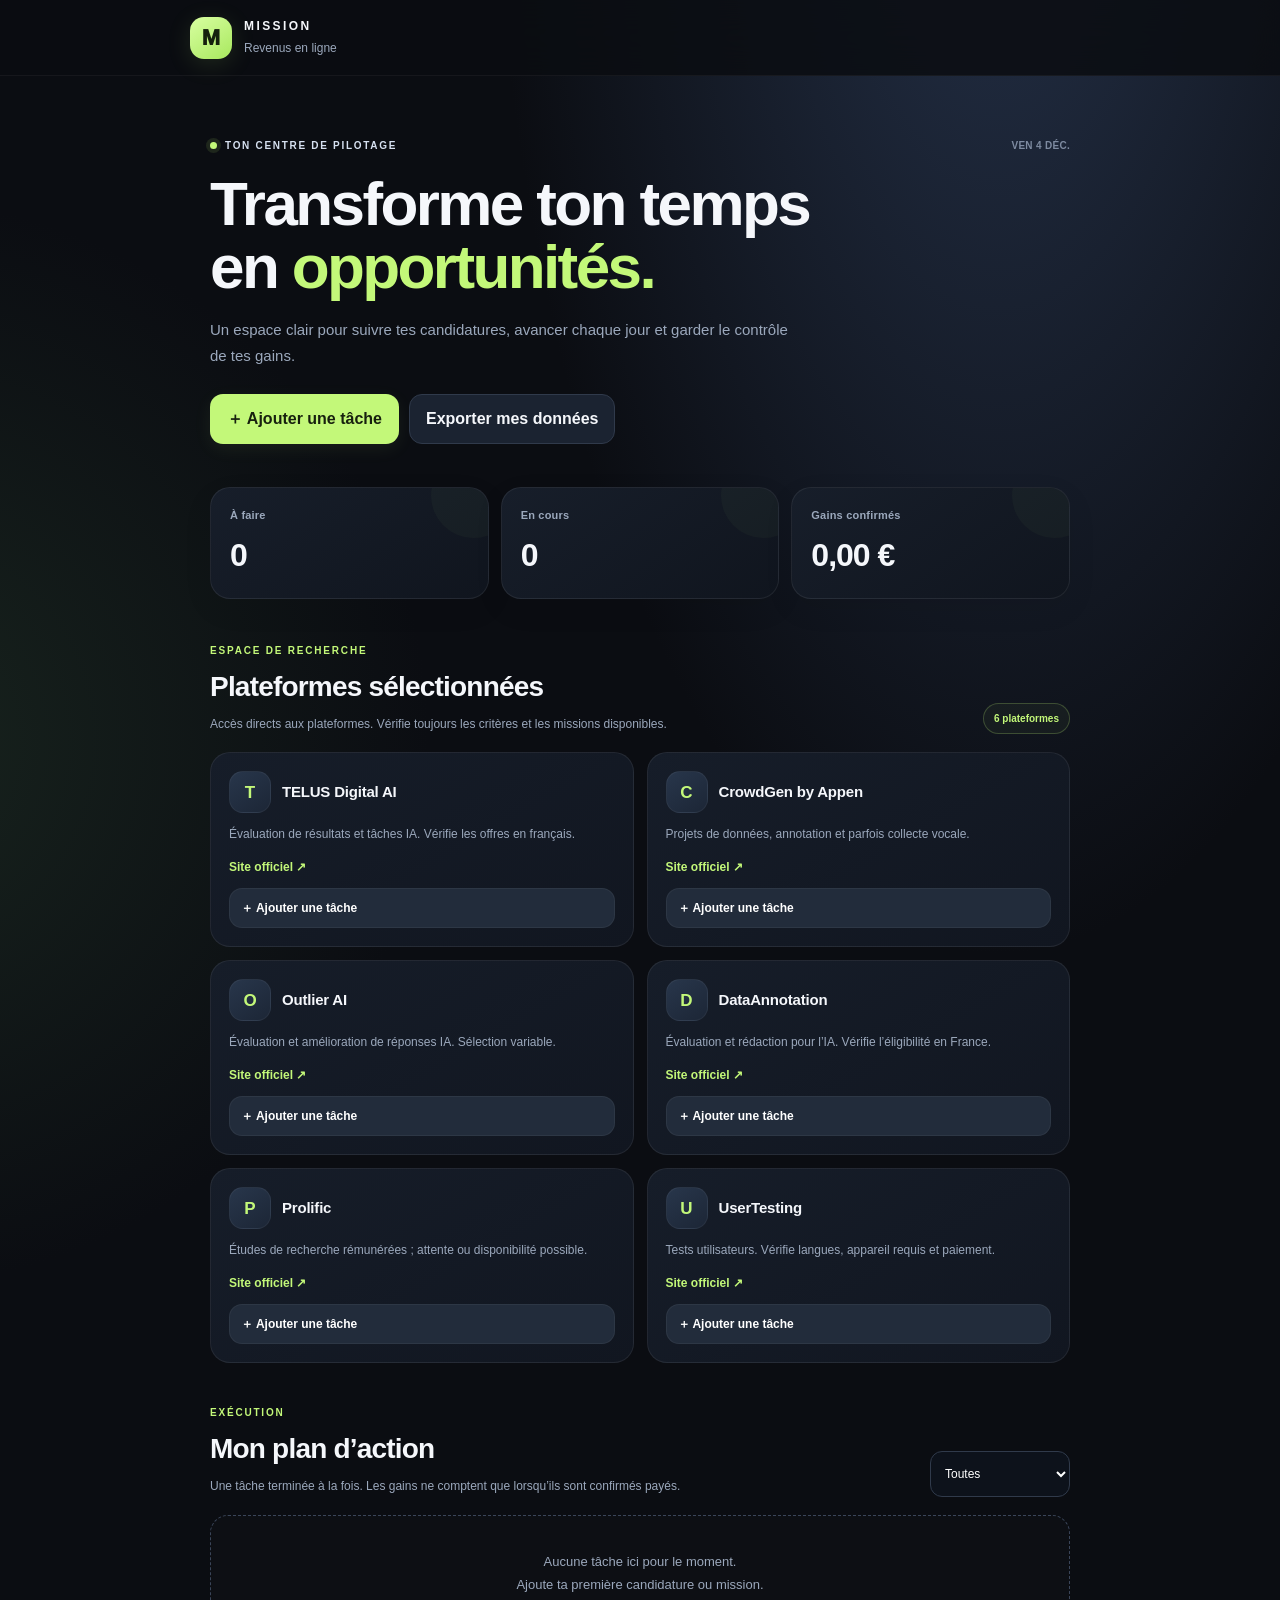
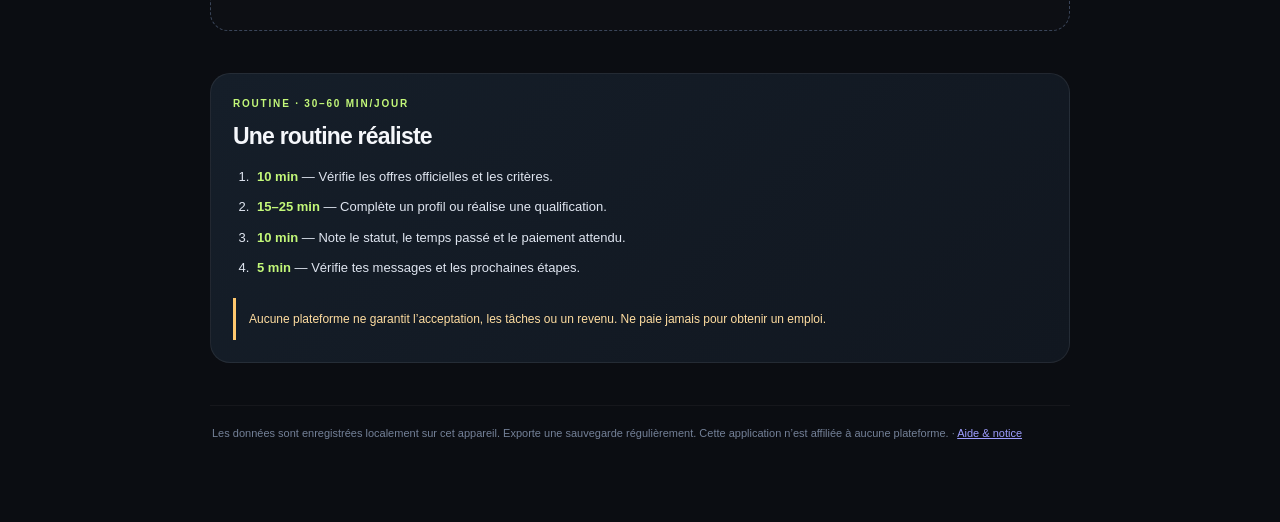
<file: index.html>
<!doctype html><html lang="fr"><head><meta charset="utf-8"><meta name="viewport" content="width=device-width,initial-scale=1,viewport-fit=cover"><meta name="theme-color" content="#0b0d12"><meta name="apple-mobile-web-app-capable" content="yes"><meta name="apple-mobile-web-app-status-bar-style" content="black-translucent"><link rel="manifest" href="manifest.json"><link rel="icon" href="icon.svg"><title>Mission — Revenus en ligne</title><link rel="stylesheet" href="style.css"></head><body><header class="top"><div class="brand"><div class="logo">M</div><div><strong>MISSION</strong><small>Revenus en ligne</small></div></div><button id="installBtn" class="quiet hidden">Installer</button></header><main><section class="hero"><div class="hero-kicker"><span class="live-dot"></span> TON CENTRE DE PILOTAGE <span class="hero-date" id="todayLabel"></span></div><h1>Transforme ton temps<br>en <span>opportunités.</span></h1><p class="muted">Un espace clair pour suivre tes candidatures, avancer chaque jour et garder le contrôle de tes gains.</p><div class="hero-actions"><button id="addTaskBtn" class="primary">＋ Ajouter une tâche</button><button id="exportBtn" class="secondary">Exporter mes données</button></div></section><section class="stats"><div class="stat"><span>À faire</span><b id="todoCount">0</b></div><div class="stat"><span>En cours</span><b id="doingCount">0</b></div><div class="stat"><span>Gains confirmés</span><b id="earned">0,00 €</b></div></section><section class="section"><div class="section-head"><div><p class="eyebrow">ESPACE DE RECHERCHE</p><h2>Plateformes sélectionnées</h2><p class="section-sub">Accès directs aux plateformes. Vérifie toujours les critères et les missions disponibles.</p></div><span class="pill">6 plateformes</span></div><div id="platforms" class="platforms"></div></section><section class="section"><div class="section-head"><div><p class="eyebrow">EXÉCUTION</p><h2>Mon plan d’action</h2><p class="section-sub">Une tâche terminée à la fois. Les gains ne comptent que lorsqu’ils sont confirmés payés.</p></div><select id="filter"><option value="all">Toutes</option><option value="todo">À faire</option><option value="doing">En cours</option><option value="done">Terminées</option></select></div><div id="tasks" class="tasks"></div></section><section class="section tips"><p class="eyebrow">ROUTINE · 30–60 MIN/JOUR</p><h2>Une routine réaliste</h2><ol><li><b>10 min</b> — Vérifie les offres officielles et les critères.</li><li><b>15–25 min</b> — Complète un profil ou réalise une qualification.</li><li><b>10 min</b> — Note le statut, le temps passé et le paiement attendu.</li><li><b>5 min</b> — Vérifie tes messages et les prochaines étapes.</li></ol><p class="warning">Aucune plateforme ne garantit l’acceptation, les tâches ou un revenu. Ne paie jamais pour obtenir un emploi.</p></section><footer>Les données sont enregistrées localement sur cet appareil. Exporte une sauvegarde régulièrement. Cette application n’est affiliée à aucune plateforme. · <a href="./aide.html">Aide &amp; notice</a></footer></main><dialog id="taskDialog"><form id="taskForm"><div class="dialog-head"><h2 id="dialogTitle">Nouvelle tâche</h2><button type="button" class="close" id="closeDialog">✕</button></div><label>Nom de la tâche<input id="taskTitle" required maxlength="100" placeholder="Ex. Terminer le test de qualification"></label><label>Plateforme<select id="taskPlatform"></select></label><label>Statut<select id="taskStatus"><option value="todo">À faire</option><option value="doing">En cours</option><option value="done">Terminée</option></select></label><div class="form-row"><label>Gain (€)<input id="taskAmount" type="number" min="0" step="0.01" value="0"></label><label>Temps prévu (min)<input id="taskMinutes" type="number" min="0" step="5" value="15"></label></div><label>Notes<input id="taskNotes" maxlength="500" placeholder="Conditions, date, prochaine étape…"></label><button class="primary full" type="submit">Enregistrer</button></form></dialog><script src="app.js"></script></body></html>
</file>
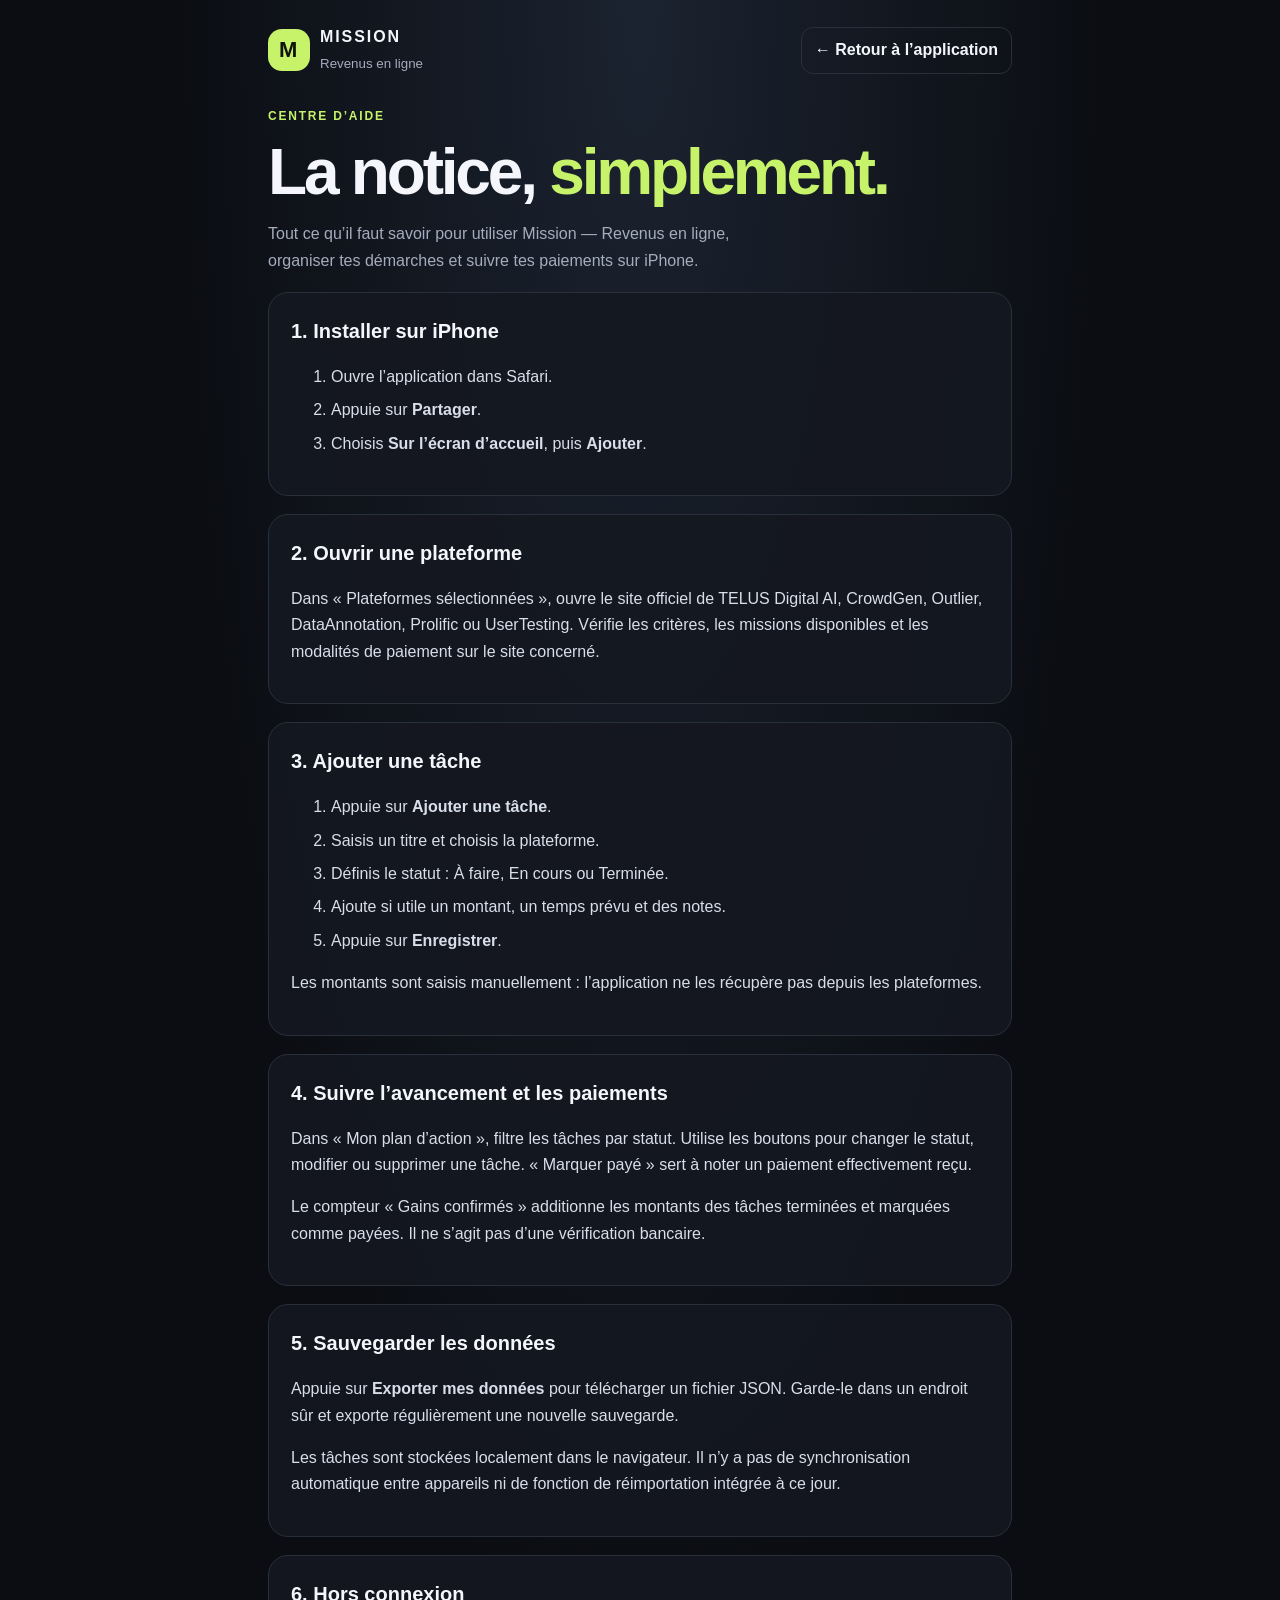
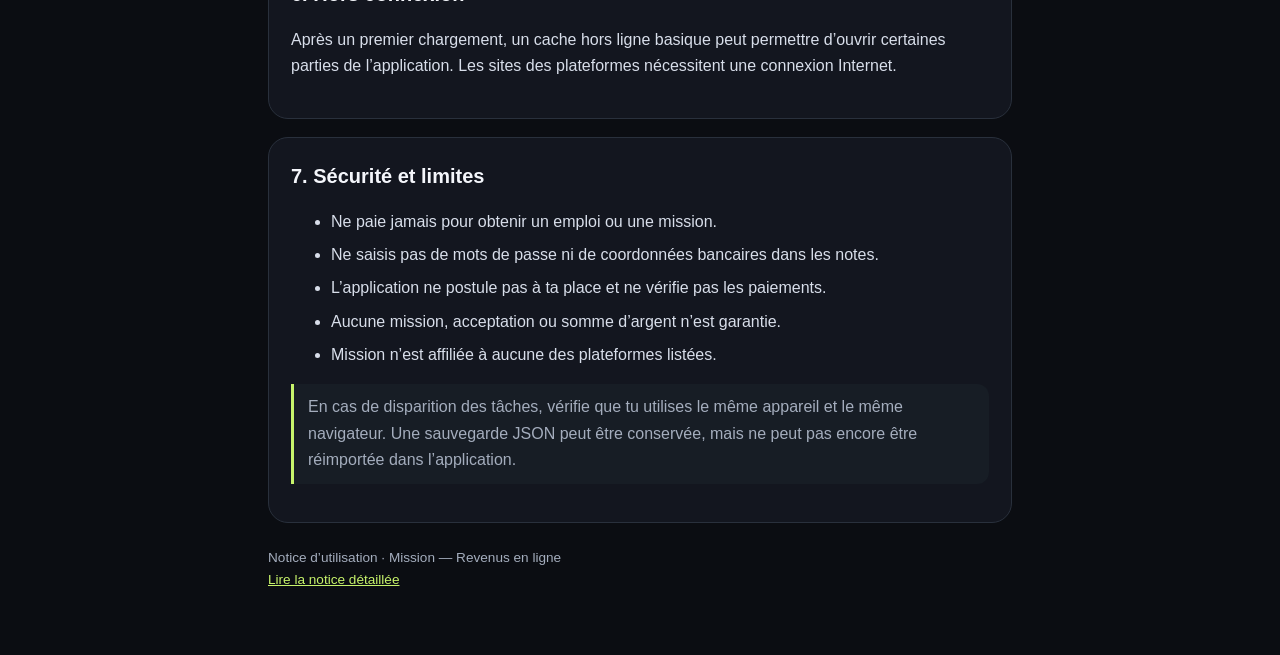
<file: aide.html>
<!doctype html>
<html lang="fr">
<head>
  <meta charset="utf-8">
  <meta name="viewport" content="width=device-width,initial-scale=1,viewport-fit=cover">
  <meta name="theme-color" content="#0b0d12">
  <title>Aide & notice — Mission</title>
  <style>
    :root{color-scheme:dark;--bg:#0b0d12;--panel:#141821;--text:#f4f6fb;--muted:#a4adbd;--accent:#c7f36b;--line:#29303c}
    *{box-sizing:border-box}body{margin:0;background:radial-gradient(ellipse at top,#1b2330 0,var(--bg) 52%);color:var(--text);font:16px/1.65 -apple-system,BlinkMacSystemFont,"Segoe UI",sans-serif}
    main{width:min(780px,100%);margin:auto;padding:24px 18px 64px}.top{display:flex;align-items:center;justify-content:space-between;gap:12px;margin-bottom:30px}.brand{display:flex;align-items:center;gap:10px;font-weight:800;letter-spacing:.12em}.logo{display:grid;place-items:center;width:42px;height:42px;border-radius:14px;background:var(--accent);color:#10140a;font-size:22px}.eyebrow{color:var(--accent);font-size:.75rem;font-weight:800;letter-spacing:.15em}h1{font-size:clamp(2.2rem,8vw,4rem);line-height:1.04;letter-spacing:-.05em;margin:12px 0}h1 span{color:var(--accent)}.intro{color:var(--muted);max-width:58ch}.card{margin-top:18px;padding:22px;border:1px solid var(--line);border-radius:20px;background:rgba(20,24,33,.9)}h2{font-size:1.25rem;margin:0 0 10px}p,li{color:#d8deea}li{margin:7px 0}a{color:var(--accent)}.back{display:inline-block;text-decoration:none;border:1px solid var(--line);padding:9px 13px;border-radius:12px;color:var(--text);font-weight:700}.note{border-left:3px solid var(--accent);padding:10px 14px;background:#171d25;border-radius:0 12px 12px 0;color:var(--muted)}footer{padding-top:24px;color:var(--muted);font-size:.85rem}
  </style>
</head>
<body><main>
  <header class="top"><div class="brand"><span class="logo">M</span><span>MISSION<br><small style="font-weight:500;letter-spacing:0;color:var(--muted)">Revenus en ligne</small></span></div><a class="back" href="./index.html">← Retour à l’application</a></header>
  <p class="eyebrow">CENTRE D’AIDE</p><h1>La notice, <span>simplement.</span></h1>
  <p class="intro">Tout ce qu’il faut savoir pour utiliser Mission — Revenus en ligne, organiser tes démarches et suivre tes paiements sur iPhone.</p>
  <section class="card"><h2>1. Installer sur iPhone</h2><ol><li>Ouvre l’application dans Safari.</li><li>Appuie sur <b>Partager</b>.</li><li>Choisis <b>Sur l’écran d’accueil</b>, puis <b>Ajouter</b>.</li></ol></section>
  <section class="card"><h2>2. Ouvrir une plateforme</h2><p>Dans « Plateformes sélectionnées », ouvre le site officiel de TELUS Digital AI, CrowdGen, Outlier, DataAnnotation, Prolific ou UserTesting. Vérifie les critères, les missions disponibles et les modalités de paiement sur le site concerné.</p></section>
  <section class="card"><h2>3. Ajouter une tâche</h2><ol><li>Appuie sur <b>Ajouter une tâche</b>.</li><li>Saisis un titre et choisis la plateforme.</li><li>Définis le statut : À faire, En cours ou Terminée.</li><li>Ajoute si utile un montant, un temps prévu et des notes.</li><li>Appuie sur <b>Enregistrer</b>.</li></ol><p>Les montants sont saisis manuellement : l’application ne les récupère pas depuis les plateformes.</p></section>
  <section class="card"><h2>4. Suivre l’avancement et les paiements</h2><p>Dans « Mon plan d’action », filtre les tâches par statut. Utilise les boutons pour changer le statut, modifier ou supprimer une tâche. « Marquer payé » sert à noter un paiement effectivement reçu.</p><p>Le compteur « Gains confirmés » additionne les montants des tâches terminées et marquées comme payées. Il ne s’agit pas d’une vérification bancaire.</p></section>
  <section class="card"><h2>5. Sauvegarder les données</h2><p>Appuie sur <b>Exporter mes données</b> pour télécharger un fichier JSON. Garde-le dans un endroit sûr et exporte régulièrement une nouvelle sauvegarde.</p><p>Les tâches sont stockées localement dans le navigateur. Il n’y a pas de synchronisation automatique entre appareils ni de fonction de réimportation intégrée à ce jour.</p></section>
  <section class="card"><h2>6. Hors connexion</h2><p>Après un premier chargement, un cache hors ligne basique peut permettre d’ouvrir certaines parties de l’application. Les sites des plateformes nécessitent une connexion Internet.</p></section>
  <section class="card"><h2>7. Sécurité et limites</h2><ul><li>Ne paie jamais pour obtenir un emploi ou une mission.</li><li>Ne saisis pas de mots de passe ni de coordonnées bancaires dans les notes.</li><li>L’application ne postule pas à ta place et ne vérifie pas les paiements.</li><li>Aucune mission, acceptation ou somme d’argent n’est garantie.</li><li>Mission n’est affiliée à aucune des plateformes listées.</li></ul><p class="note">En cas de disparition des tâches, vérifie que tu utilises le même appareil et le même navigateur. Une sauvegarde JSON peut être conservée, mais ne peut pas encore être réimportée dans l’application.</p></section>
  <footer>Notice d’utilisation · Mission — Revenus en ligne<br><a href="./NOTICE.md">Lire la notice détaillée</a></footer>
</main></body></html>
</file>
<file: style.css>
:root{color-scheme:dark;--bg:#0b0d12;--panel:#121720;--panel2:#171e2b;--line:#252e3d;--text:#f5f7fb;--muted:#9ba8bc;--accent:#c3f879;--accent-ink:#17200e;--blue:#8ca7ff;--radius:20px}*{box-sizing:border-box}html{scroll-behavior:smooth}body{margin:0;background:radial-gradient(ellipse at 78% -12%,#25324a 0,transparent 36%),radial-gradient(ellipse at -10% 35%,#18241e 0,transparent 28%),var(--bg);font-family:-apple-system,BlinkMacSystemFont,"SF Pro Display","Segoe UI",sans-serif;color:var(--text);line-height:1.5;-webkit-font-smoothing:antialiased}.top{min-height:76px;padding:env(safe-area-inset-top) max(20px,calc((100vw - 900px)/2)) 0;display:flex;align-items:center;justify-content:space-between;border-bottom:1px solid #ffffff0c;position:sticky;top:0;background:#0b0d12dc;backdrop-filter:blur(22px);-webkit-backdrop-filter:blur(22px);z-index:5}.brand{display:flex;gap:12px;align-items:center}.logo{width:42px;height:42px;border-radius:14px;background:linear-gradient(145deg,#d8ffa1,#a8e85e);color:#15200d;display:grid;place-items:center;font-weight:950;font-size:22px;box-shadow:0 5px 24px #b7f36b20}.brand strong{letter-spacing:2.4px;font-size:12px;display:block}.brand small{color:var(--muted);font-size:12px}.hidden{display:none!important}main{max-width:900px;margin:auto;padding:28px 20px 54px}.hero{padding:34px 0 25px}.hero-kicker{display:flex;align-items:center;gap:8px;color:#d6e0f0;font-size:10px;font-weight:800;letter-spacing:1.7px;margin-bottom:20px}.live-dot{width:7px;height:7px;border-radius:50%;background:var(--accent);box-shadow:0 0 0 4px #c3f8791a}.hero-date{margin-left:auto;color:#7e8ba1;letter-spacing:.3px;font-weight:600}.hero h1{font-size:clamp(38px,8vw,62px);line-height:1.01;letter-spacing:-2.6px;margin:0 0 19px;font-weight:800}.hero h1 span{color:var(--accent)}.muted{color:var(--muted);max-width:590px;font-size:15px;line-height:1.75}.hero-actions{display:flex;flex-wrap:wrap;gap:10px;margin-top:24px}button,select,input{font:inherit}button{border:1px solid transparent;border-radius:13px;padding:12px 16px;font-weight:750;cursor:pointer;transition:transform .16s ease,border-color .16s ease,background .16s ease;min-height:44px}button:active{transform:scale(.98)}button:focus-visible,a:focus-visible,select:focus-visible,input:focus-visible{outline:2px solid var(--accent);outline-offset:3px}.primary{background:var(--accent);color:var(--accent-ink);box-shadow:0 5px 18px #c3f87912}.primary:hover{background:#d2ff9c}.secondary,.quiet{background:#1b2331;border-color:#303a4b;color:var(--text)}.secondary:hover,.quiet:hover{background:#252f40}.quiet{padding:9px 12px}.stats{display:grid;grid-template-columns:repeat(3,minmax(0,1fr));gap:12px;margin:18px 0 44px}.stat{position:relative;overflow:hidden;background:linear-gradient(145deg,#171e2a,#10151e);border:1px solid #ffffff12;padding:19px;border-radius:var(--radius);min-width:0;box-shadow:0 10px 30px #00000012}.stat:after{content:"";position:absolute;right:-28px;top:-35px;width:85px;height:85px;border-radius:50%;background:#c3f87908}.stat span{display:block;color:var(--muted);font-size:11px;font-weight:650;letter-spacing:.2px}.stat b{display:block;font-size:clamp(23px,5vw,32px);letter-spacing:-1px;margin-top:8px;overflow-wrap:anywhere;font-variant-numeric:tabular-nums}.section{margin:42px 0}.section-head{display:flex;justify-content:space-between;align-items:end;gap:14px;margin-bottom:18px}.section .eyebrow{font-size:10px;font-weight:850;letter-spacing:1.8px;color:var(--accent);margin:0 0 8px}.section h2{font-size:clamp(23px,5vw,28px);letter-spacing:-.8px;margin:0;font-weight:760}.section-sub{font-size:12px;line-height:1.6;color:var(--muted);max-width:520px;margin:7px 0 0}.pill{font-size:10px;font-weight:750;color:var(--accent);border:1px solid #c3f87938;background:#c3f8790a;padding:7px 10px;border-radius:30px;white-space:nowrap}.platforms{display:grid;grid-template-columns:repeat(2,minmax(0,1fr));gap:13px}.platform{position:relative;background:linear-gradient(150deg,#161d29,#111620);border:1px solid #ffffff12;border-radius:var(--radius);padding:18px;display:flex;flex-direction:column;gap:12px;min-height:195px;transition:border-color .18s ease,transform .18s ease}.platform:hover{border-color:#c3f87955;transform:translateY(-2px)}.p-top{display:flex;align-items:center;gap:11px}.p-icon{width:42px;height:42px;display:grid;place-items:center;border-radius:14px;background:linear-gradient(145deg,#28364b,#1c2636);border:1px solid #ffffff0d;font-weight:900;color:var(--accent);font-size:17px}.platform h3{font-size:15px;margin:0;letter-spacing:-.2px}.platform p{font-size:12px;color:var(--muted);margin:0;line-height:1.65;flex:1}.platform a{color:var(--accent);font-size:12px;font-weight:800;text-decoration:none;width:max-content}.platform a:hover{text-decoration:underline;text-underline-offset:4px}.platform button{padding:9px 11px;min-height:40px;font-size:12px;background:#222c3b;border-color:#ffffff0d;color:#fff;text-align:left}.platform button:hover{background:#2b3749}.tasks{display:grid;gap:11px}.task{padding:17px;background:linear-gradient(145deg,#151b27,#111620);border:1px solid #ffffff12;border-radius:18px;box-shadow:0 6px 22px #0000000d}.task-top{display:flex;justify-content:space-between;gap:12px}.task h3{font-size:15px;margin:0 0 6px;letter-spacing:-.2px;overflow-wrap:anywhere}.task p{font-size:12px;color:var(--muted);white-space:pre-wrap;overflow-wrap:anywhere;margin:6px 0}.status{font-size:10px;font-weight:750;border-radius:20px;padding:6px 9px;height:max-content;white-space:nowrap;background:#252f40;color:#d2ddf0;border:1px solid #ffffff0c}.task-actions{display:flex;gap:7px;flex-wrap:wrap;margin-top:14px;padding-top:13px;border-top:1px solid #ffffff0c}.task-actions button{font-size:11px;padding:8px 10px;min-height:36px;background:#202a39;border-color:#ffffff0b;color:#e8edf7}.task-actions button:hover{border-color:#c3f87955}.task-actions .delete{color:#ffb5b5}.empty{padding:34px 20px;text-align:center;color:var(--muted);border:1px dashed #3a4559;border-radius:18px;font-size:13px;line-height:1.8;background:#ffffff03}.tips{background:linear-gradient(135deg,#151e29,#111720);border:1px solid #ffffff12;padding:22px;border-radius:var(--radius)}.tips h2{font-size:23px}.tips ol{padding-left:20px;color:#dfe5f0;font-size:13px}.tips li{margin:11px 0;padding-left:4px}.tips li b{color:var(--accent)}.warning{border-left:3px solid #ffc86e;padding:11px 0 11px 13px;color:#ffdda0;font-size:12px;line-height:1.7;margin:20px 0 0}footer{color:#748198;font-size:11px;line-height:1.8;padding:18px 2px 24px;border-top:1px solid #ffffff0b;margin-top:40px}dialog{background:#131a25;color:var(--text);border:1px solid #ffffff1b;border-radius:24px;padding:23px;width:calc(100% - 28px);max-width:500px;max-height:90vh;overflow:auto;box-shadow:0 30px 100px #0009}dialog::backdrop{background:#05070bd9;backdrop-filter:blur(7px)}.dialog-head{display:flex;justify-content:space-between;align-items:center;margin-bottom:18px}.dialog-head h2{margin:0;font-size:24px;letter-spacing:-.7px}.close{background:#252f40;color:white;padding:7px 11px;min-height:40px}label{display:block;font-size:12px;font-weight:650;color:#b7c0d2;margin:14px 0}input,select{display:block;width:100%;margin-top:7px;padding:13px;border-radius:12px;background:#0d121b;border:1px solid #303a4b;color:white;outline:none;min-height:46px}input:focus,select:focus{border-color:var(--accent)}.form-row{display:grid;grid-template-columns:1fr 1fr;gap:11px}.full{width:100%;margin-top:12px}#filter{max-width:140px;padding:10px;font-size:12px}@media(max-width:520px){main{padding:18px 15px 40px}.hero{padding-top:28px}.hero h1{letter-spacing:-1.8px}.hero-date{font-size:9px}.stats{gap:8px;margin:15px 0 36px}.stat{padding:14px 11px;border-radius:16px}.stat span{font-size:10px}.stat b{font-size:clamp(20px,5.4vw,27px)}.platforms{grid-template-columns:1fr}.platform{min-height:0;padding:17px}.section{margin:36px 0}.section-head{align-items:center}.section-sub{max-width:310px}.pill{font-size:9px}.hero-actions button{flex:1}.form-row{grid-template-columns:1fr 1fr}.task-actions button{flex:1 1 auto}}@media(prefers-reduced-motion:reduce){*,*::before,*::after{scroll-behavior:auto!important;transition:none!important;animation:none!important}}
</file>
